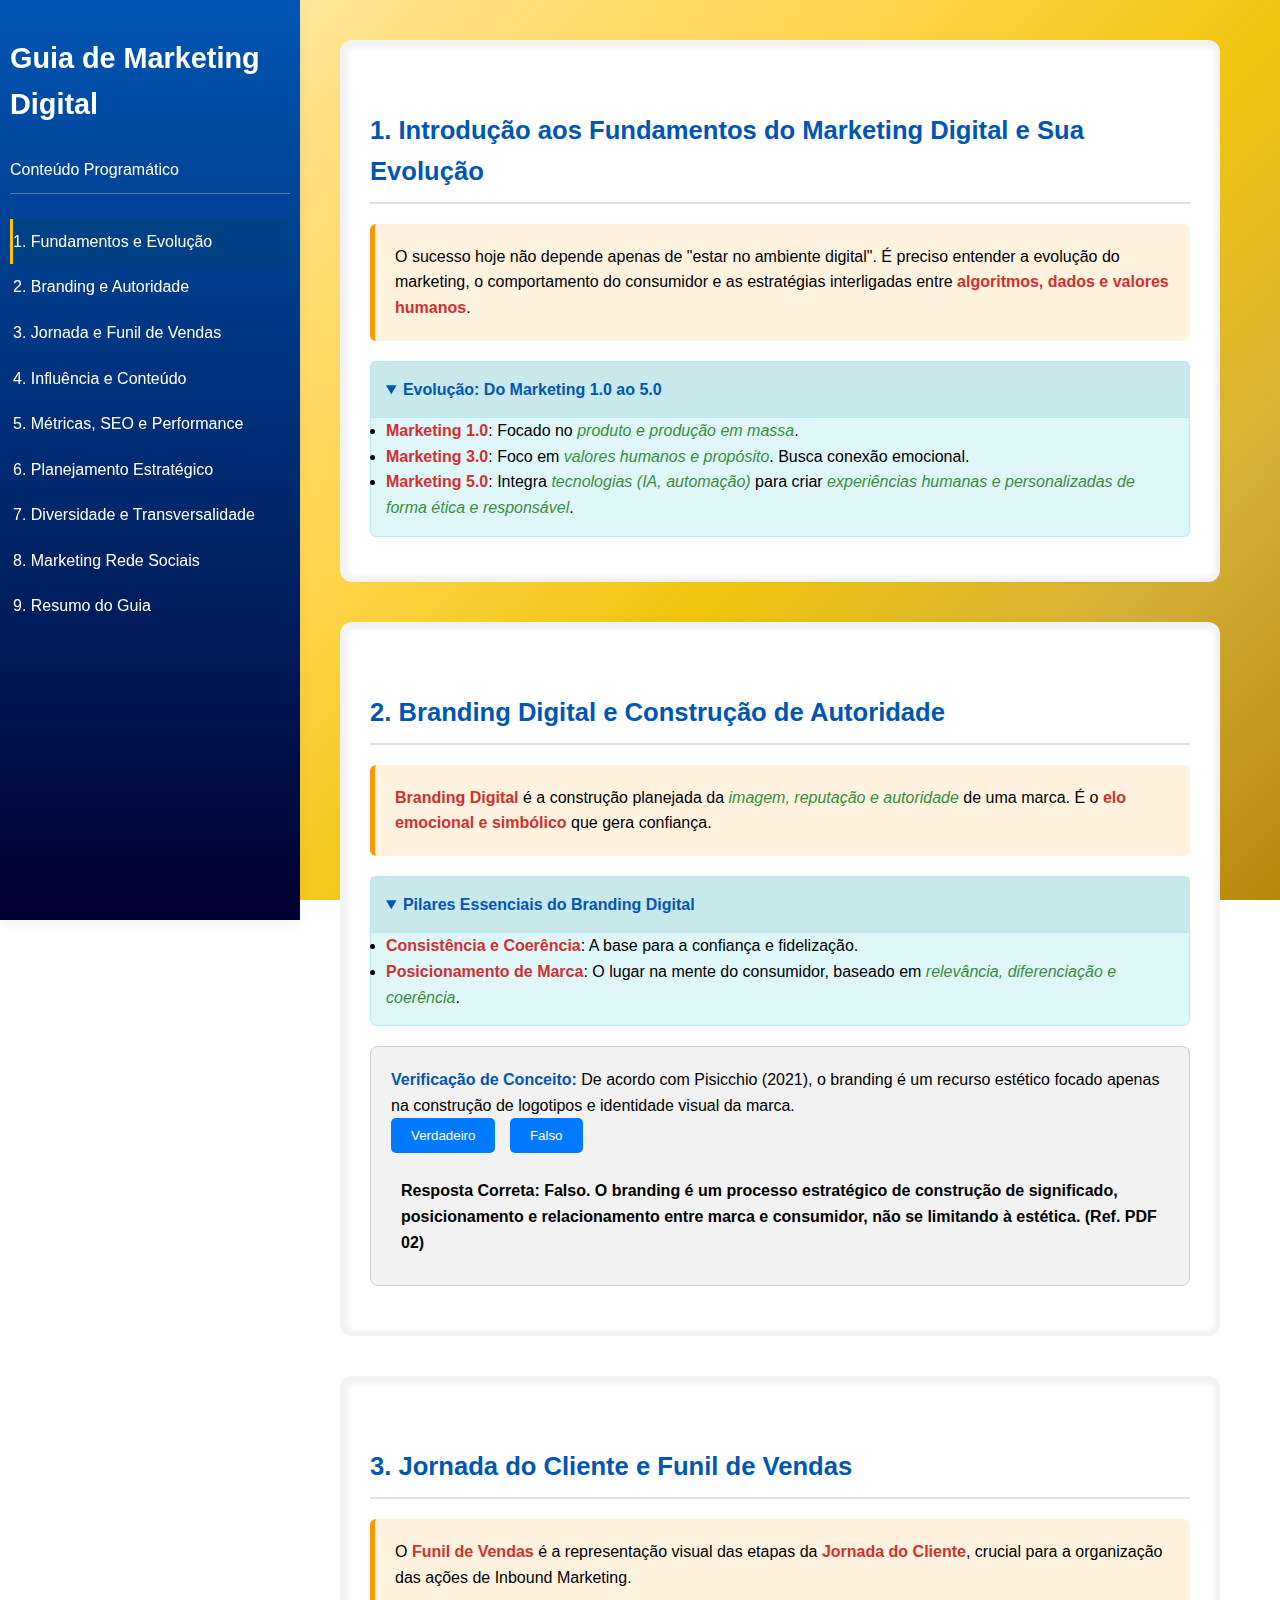
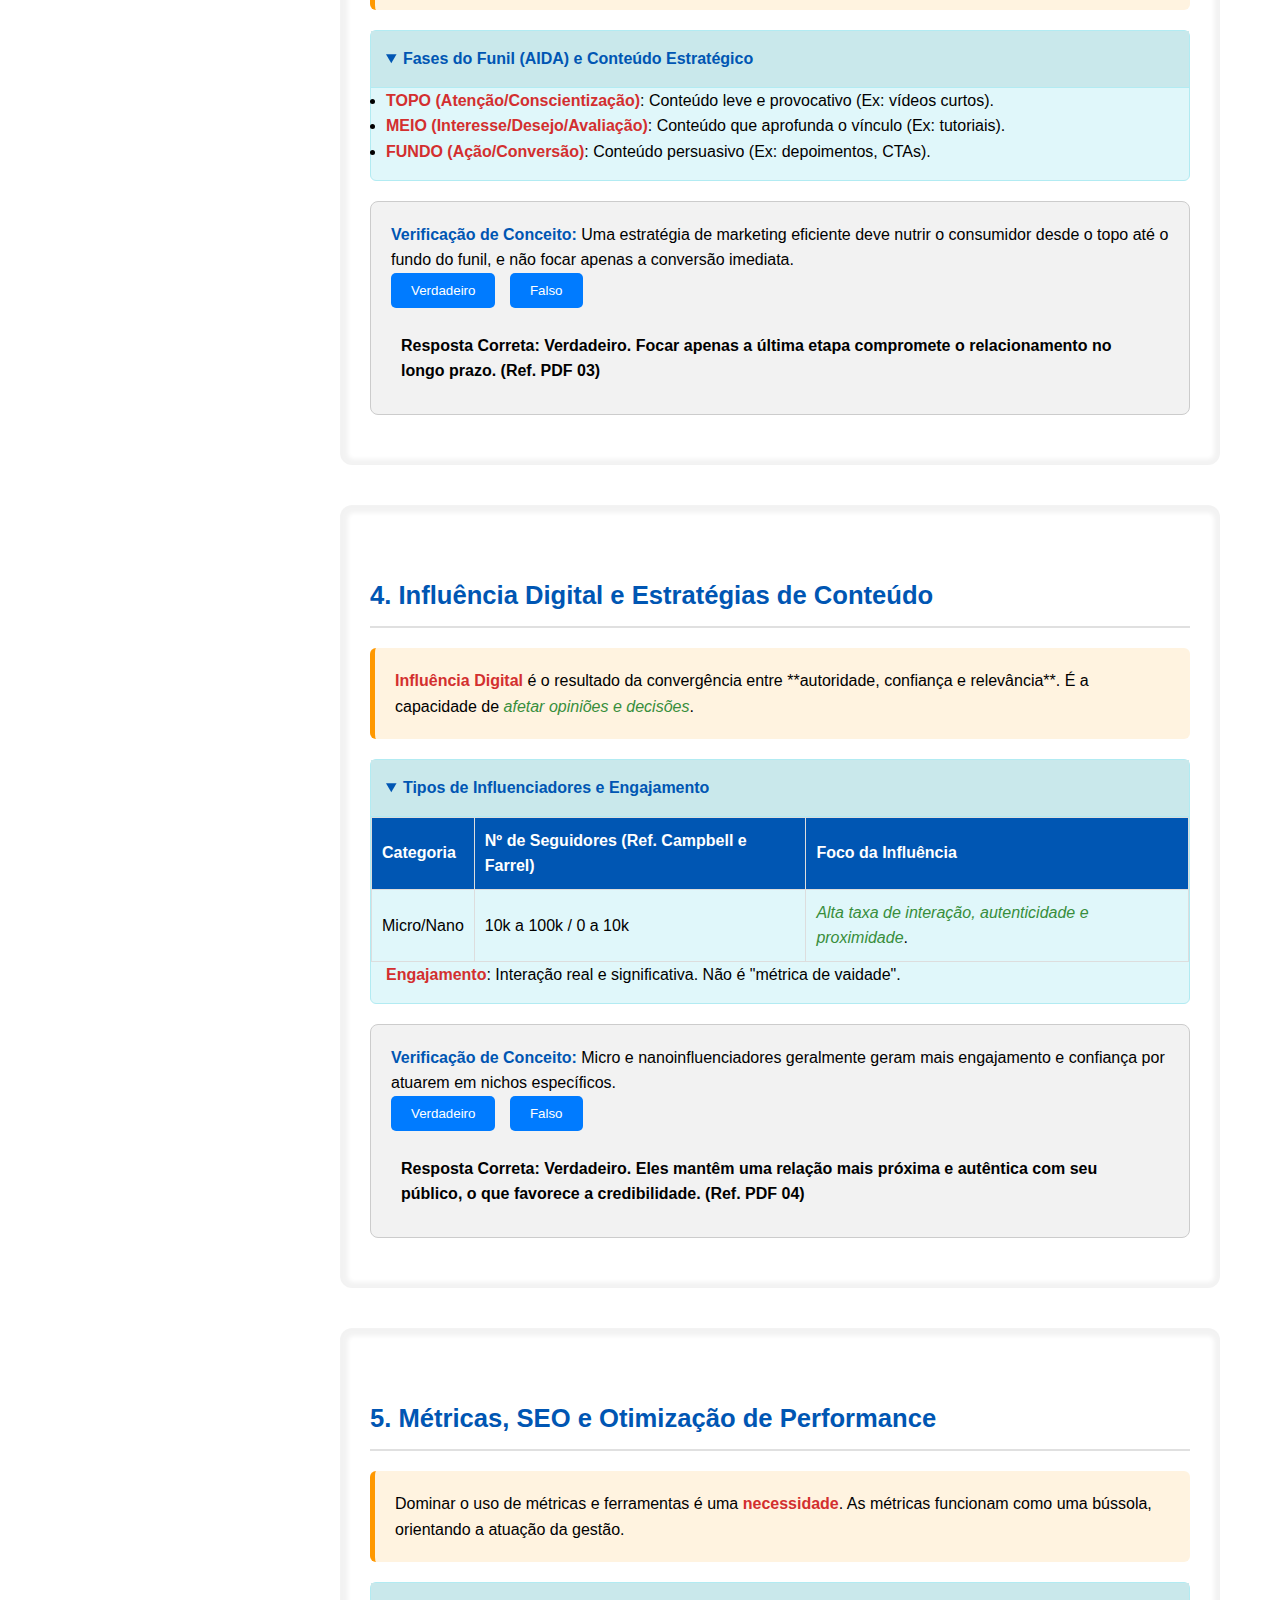
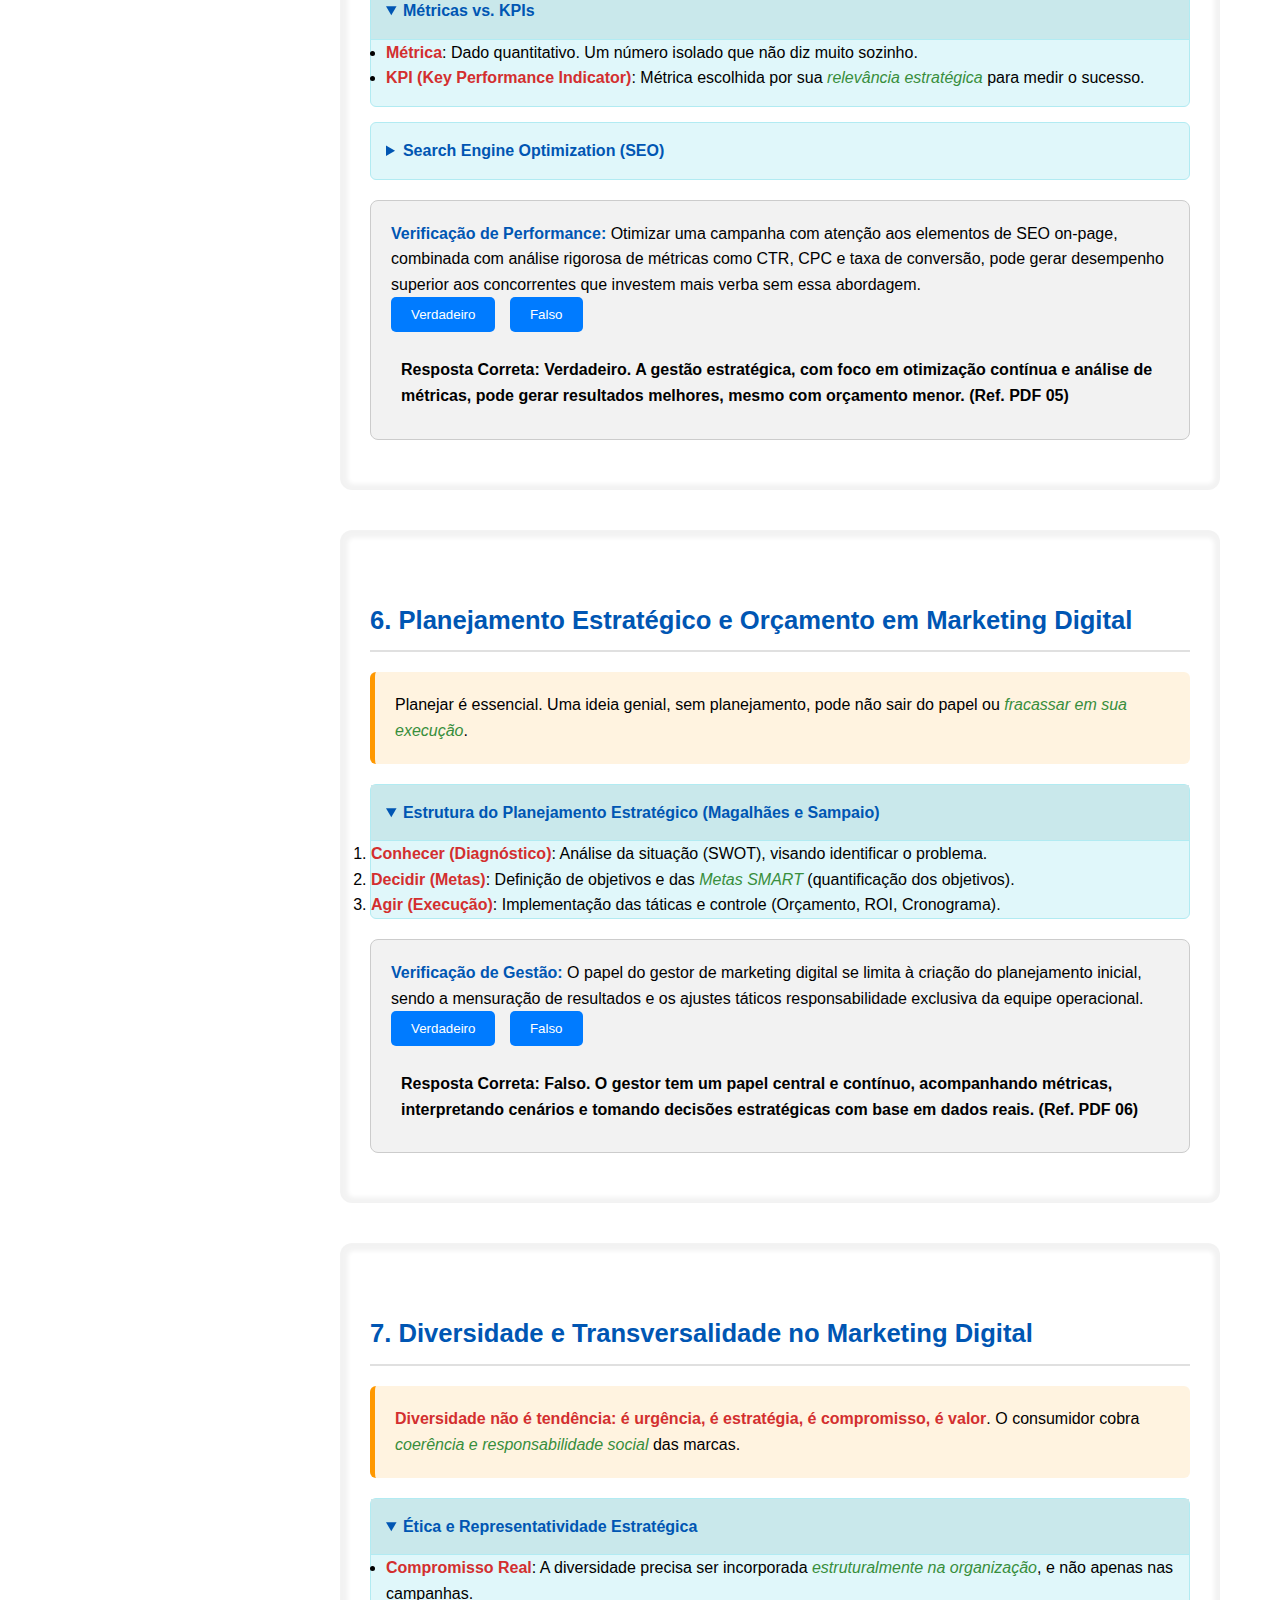
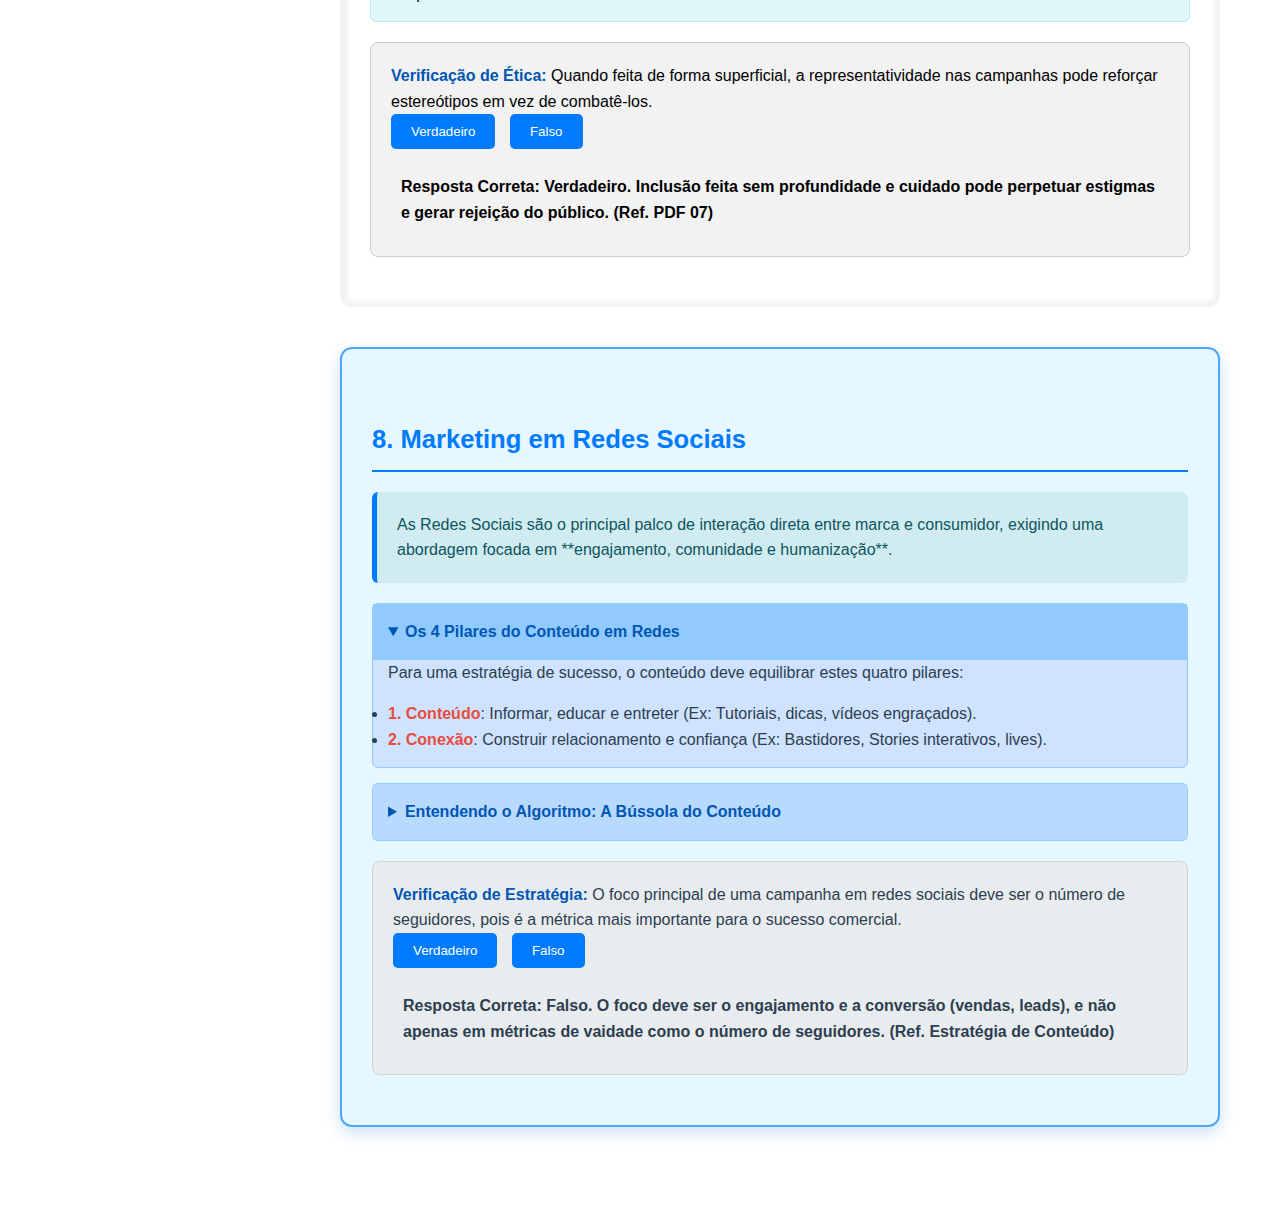
<file: Marketing_digital/index.html>
<!DOCTYPE html>
<html lang="pt-BR">
<head>
    <meta charset="UTF-8">
    <meta name="viewport" content="width=device-width, initial-scale=1.0">
    <title>Guia Completo de Marketing Digital: Estratégia, Influência e Performance</title>
    
    <style>
        @charset "UTF-8";

* {
    padding: 0px;
    margin: 0px;
}

    body { 
        font-family: 'Poppins', sans-serif; 
        line-height: 1.6; 
        margin: 0; 
        padding: 0; 
        /* Fundo degradê ouro */
        background: #d4af37; /* fallback */
        background: linear-gradient(135deg,
            #fff8e1 0%,
            #ffe082 20%,
            #ffd54f 40%,
            #f1c40f 60%,
            #d4af37 80%,
            #b8860b 100%);
        background-repeat: no-repeat;
        background-attachment: fixed;
        background-size: cover;
        display: flex; 
    }

    h1, h2, h3 { 
        color: #0056b3; 
        margin-top: 25px; 
    }
    h1 { 
        font-size: 1.8em; 
        border-bottom: none; 
        padding-bottom: 0; 
        color: #fff; 
    }

    h2 { 
        font-size: 1.6em; 
        border-bottom: 2px solid #e0e0e0; 
        padding-bottom: 10px; 
        margin-top: 40px; 
    }

    h3 { 
        font-size: 1.2em; 
        color: #007bff; 
        margin-top: 20px; 
    }

    /* Sidebar Navigation */
    #sidebar {
        width: 280px; 
        background: linear-gradient(to bottom, #0056b3, #010031); 
        box-shadow: #2c3e50;
        color: white; 
        padding: 10px; 
        box-shadow: 0 4px 12px rgba(0, 0, 0, 0.05); 
        height: 100vh;         
        position: fixed; 
        overflow-y: auto; 
    }

    #sidebar a { 
        color: white; 
        text-decoration: none; 
        padding: 10px 0; 
        display: block; 
        border-left: 3px solid transparent; 
        transition: all 0.3s ease; 
    }

    #sidebar a:hover, #sidebar a.active { 
        border-left: 3px solid #ffc107; 
        background-color: #004085; 
    }

    #sidebar h1 { margin-bottom: 30px; }

    /* Main Content Area */
    #main-content { 
        margin-left: 280px; 
        padding: 40px 60px; 
        flex-grow: 1; 
        max-width: calc(100% - 340px);
    }

    .unit-card { 
        background-color: white; 
        padding: 30px; 
        border-radius: 12px; 
        box-shadow: inset 1px 1px 4px 7px rgba(0, 0, 0, 0.05); 
        margin-bottom: 40px; 
    }

    /* Estilo para a Unidade 8 - Marketing em Redes Sociais */
    #unidade8.unit-card {
        background-color: #e6f7ff; /* Um azul mais claro e distinto */
        border: 2px solid #4da6ff; /* Borda para destacar */
        box-shadow: 0 6px 16px rgba(0, 102, 204, 0.2); /* Sombra mais pronunciada */
        color: #2c3e50; /* Cor de texto padrão para esta seção */
    }

    #unidade8 h2 {
        color: #007bff; /* Título principal em azul vibrante */
        border-bottom: 2px solid #007bff; /* Borda inferior correspondente */
    }

    #unidade8 .highlight {
        background-color: #d1ecf1; /* Fundo do destaque em azul/ciano mais claro */
        border-left: 5px solid #007bff; /* Borda esquerda em azul vibrante */
        color: #0c5460; /* Cor do texto no destaque */
    }

    #unidade8 details {
        background-color: #cfe2ff; /* Fundo dos detalhes em azul muito claro */
        border: 1px solid #91caff; /* Borda dos detalhes */
    }

    #unidade8 summary {
        color: #0056b3; /* Título do resumo em azul escuro */
        background-color: #b8daff; /* Fundo do resumo */
    }

    #unidade8 details[open] summary {
        background-color: #91caff; /* Fundo do resumo aberto */
        border-bottom: 1px solid #91caff;
    }

    #unidade8 .key-concept {
        color: #e74c3c; /* Mantém um vermelho forte para "key-concept" */
    }

    #unidade8 .key-phrase {
        color: #28a745; /* Mantém um verde para "key-phrase" */
    }

    #unidade8 .quiz-interaction {
        background-color: #e9ecef; /* Fundo do quiz */
        border: 1px solid #ced4da; /* Borda do quiz */
    }

    #unidade8 .quiz-interaction strong {
        color: #0056b3; /* Cor do texto forte no quiz */
    }

    #unidade8 .quiz-interaction .options button {
        background-color: #007bff; /* Botões do quiz em azul */
    }
    #unidade8 .quiz-interaction .options button:hover {
        background-color: #0056b3;
    }

/* Interactive Elements - Collapsible Sections (Default) */
details { 
    background-color: #e0f7fa; 
    border: 1px solid #b2ebf2; 
    border-radius: 6px; 
    margin: 15px 0; 
}

summary { 
    font-weight: bold; 
    padding: 15px; 
    cursor: pointer; 
    color: #0056b3; 
    outline: none; 
    transition: background-color 0.3s; 
}

details[open] summary { 
    background-color: #c9e8eb; border-bottom: 1px solid #b2ebf2; }
details p, details ul, details table { padding: 0 15px 15px 15px; margin: 0; 
}

/* Highlighting and Key Concepts (Default) */
.key-concept { 
    font-weight: 700; 
    color: #d32f2f; 
}

.key-phrase { 
    font-style: italic; 
    color: #388e3c; 
}

.highlight { 
    background-color: #fff3e0; 
    border-left: 5px solid #ff9800; 
    padding: 20px; 
    margin: 20px 0; 
    border-radius: 6px; 
}

/* Interactive Quiz/Verification (Default) */
.quiz-interaction { 
    background-color: #f2f2f2; 
    padding: 20px; 
    border-radius: 8px; 
    margin: 20px 0; 
    border: 1px solid #ccc; 
}

.quiz-interaction strong { 
    color: #0056b3; 
}

.quiz-interaction .options button { 
    background-color: #007bff; 
    color: white; 
    border: none; 
    padding: 10px 20px; 
    margin-right: 10px; 
    cursor: pointer; 
    border-radius: 5px; 
    transition: background-color 0.3s; 
}

.quiz-interaction .options button:hover {           
    background-color: #0056b3; 
}

.quiz-interaction .feedback { 
    margin-top: 15px; 
    padding: 10px; 
    border-radius: 5px; 
    font-weight: bold; 
}

.feedback.hidden {
     display: none; 
}

.feedback.correct { 
    color: #1e8449; 
}

.feedback.incorrect { 
    color: #cb4335; 
}

/* Table Style (Default) */
table { width: 100%; 
    border-collapse: collapse; 
    margin: 20px 0; 
}

th, td { 
    border: 1px solid #ddd; 
    padding: 10px; 
    text-align: left; 
}

th { 
    background-color: #0056b3; 
    color: white; 
}
    </style>
    
    <script>
        // Correção de Lógica 1: Mecanismo de Quiz (checkAnswer)
        function checkAnswer(button) {
            const quizContainer = button.closest('.quiz-interaction');
            const feedbackElement = quizContainer.querySelector('.feedback');
            const buttons = quizContainer.querySelectorAll('.options button');
            const isCorrect = button.dataset.correct === 'true';

            // 1. Desabilita todos os botões e os estiliza
            buttons.forEach(btn => {
                btn.disabled = true;
                btn.style.backgroundColor = '#ccc';
                btn.style.color = '#333';
            });
            
            // 2. Estiliza o botão clicado e define a classe de feedback
            if (isCorrect) {
                button.style.backgroundColor = '#1e8449'; // Verde para correto
                feedbackElement.className = 'feedback correct';
            } else {
                button.style.backgroundColor = '#cb4335'; // Vermelho para incorreto
                // Opcional: Destacar o botão correto
                buttons.forEach(btn => {
                    if (btn.dataset.correct === 'true') {
                        btn.style.border = '2px solid #1e8449';
                        btn.style.backgroundColor = '#e0ffe0';
                        btn.style.color = '#1e8449';
                    }
                });
                feedbackElement.className = 'feedback incorrect';
            }

            // 3. Exibe o feedback
            feedbackElement.style.display = 'block';
        }

        // Correção de Lógica 2: Navegação da Sidebar (IntersectionObserver)
        document.addEventListener('DOMContentLoaded', () => {
            const sections = document.querySelectorAll('.unit-card');
            const navLinks = document.querySelectorAll('#sidebar a');

            const options = {
                root: null,
                rootMargin: '0px',
                // Threshold: 0.5 significa que o observador ativa quando 50% da seção está visível
                threshold: 0.5 
            };

            const observer = new IntersectionObserver((entries) => {
                entries.forEach(entry => {
                    if (entry.isIntersecting) {
                        // Limpa a classe 'active' de todos os links
                        navLinks.forEach(link => {
                            link.classList.remove('active');
                        });

                        // Aplica 'active' ao link correspondente à seção visível
                        const targetId = entry.target.id;
                        const activeLink = document.querySelector(`#sidebar a[href="#${targetId}"]`);
                        
                        if (activeLink) {
                            activeLink.classList.add('active');
                        }
                    }
                });
            }, options);

            sections.forEach(section => {
                observer.observe(section);
            });
            
            // Lógica para rolagem suave ao clicar nos links (opcional, mas melhora a UX)
            navLinks.forEach(link => {
                link.addEventListener('click', function(e) {
                    // Previne o comportamento padrão (salto instantâneo)
                    e.preventDefault(); 
                    
                    // Obtém o alvo do href (ex: #unidade8)
                    const targetId = this.getAttribute('href').substring(1);
                    const targetElement = document.getElementById(targetId);

                    if (targetElement) {
                        // Rola para o elemento com um comportamento suave
                        targetElement.scrollIntoView({ behavior: 'smooth' });
                    }
                });
            });
        });
    </script>
</head>
<body>

    <nav id="sidebar">
        <h1>Guia de Marketing Digital</h1>
        <p style="margin-bottom: 25px; border-bottom: 1px solid rgba(255,255,255,0.3); padding-bottom: 10px;">Conteúdo Programático</p>
        <a href="#unidade1">1. Fundamentos e Evolução</a>
        <a href="#unidade2">2. Branding e Autoridade</a>
        <a href="#unidade3">3. Jornada e Funil de Vendas</a>
        <a href="#unidade4">4. Influência e Conteúdo</a>
        <a href="#unidade5">5. Métricas, SEO e Performance</a>
        <a href="#unidade6">6. Planejamento Estratégico</a>
        <a href="#unidade7">7. Diversidade e Transversalidade</a>
        <a href="#unidade8">8. Marketing Rede Sociais</a>
        <a href="resumo-do-guia.html">9. Resumo do Guia</a>
    </nav>

    <main id="main-content">
        
        <section id="unidade1" class="unit-card">
            <h2>1. Introdução aos Fundamentos do Marketing Digital e Sua Evolução</h2>
            <div class="highlight">
                <p>O sucesso hoje não depende apenas de "estar no ambiente digital". É preciso entender a evolução do marketing, o comportamento do consumidor e as estratégias interligadas entre <span class="key-concept">algoritmos, dados e valores humanos</span>.</p>
            </div>
            
            <details open>
                <summary>Evolução: Do Marketing 1.0 ao 5.0</summary>
                <ul>
                    <li><span class="key-concept">Marketing 1.0</span>: Focado no <span class="key-phrase">produto e produção em massa</span>.</li>
                    <li><span class="key-concept">Marketing 3.0</span>: Foco em <span class="key-phrase">valores humanos e propósito</span>. Busca conexão emocional.</li>
                    <li><span class="key-concept">Marketing 5.0</span>: Integra <span class="key-phrase">tecnologias (IA, automação)</span> para criar <span class="key-phrase">experiências humanas e personalizadas de forma ética e responsável</span>.</li>
                </ul>
            </details>
        </section>

        <section id="unidade2" class="unit-card">
            <h2>2. Branding Digital e Construção de Autoridade</h2>
            <div class="highlight">
                <p><span class="key-concept">Branding Digital</span> é a construção planejada da <span class="key-phrase">imagem, reputação e autoridade</span> de uma marca. É o <span class="key-concept">elo emocional e simbólico</span> que gera confiança.</p>
            </div>

            <details open>
                <summary>Pilares Essenciais do Branding Digital</summary>
                <ul>
                    <li><span class="key-concept">Consistência e Coerência</span>: A base para a confiança e fidelização.</li>
                    <li><span class="key-concept">Posicionamento de Marca</span>: O lugar na mente do consumidor, baseado em <span class="key-phrase">relevância, diferenciação e coerência</span>.</li>
                </ul>
            </details>
            
            <div class="quiz-interaction">
                <p><strong>Verificação de Conceito:</strong> De acordo com Pisicchio (2021), o branding é um recurso estético focado apenas na construção de logotipos e identidade visual da marca.</p>
                <div class="options">
                    <button onclick="checkAnswer(this)" data-correct="false">Verdadeiro</button>
                    <button onclick="checkAnswer(this)" data-correct="true">Falso</button>
                </div>
                <p class="feedback">Resposta Correta: Falso. O branding é um processo estratégico de construção de significado, posicionamento e relacionamento entre marca e consumidor, não se limitando à estética. (Ref. PDF 02)</p>
            </div>
        </section>

        <section id="unidade3" class="unit-card">
            <h2>3. Jornada do Cliente e Funil de Vendas</h2>

            <div class="highlight">
                <p>O <span class="key-concept">Funil de Vendas</span> é a representação visual das etapas da <span class="key-concept">Jornada do Cliente</span>, crucial para a organização das ações de Inbound Marketing.</p>
            </div>

            <details open>
                <summary>Fases do Funil (AIDA) e Conteúdo Estratégico</summary>
                <ul>
                    <li><span class="key-concept">TOPO (Atenção/Conscientização)</span>: Conteúdo leve e provocativo (Ex: vídeos curtos).</li>
                    <li><span class="key-concept">MEIO (Interesse/Desejo/Avaliação)</span>: Conteúdo que aprofunda o vínculo (Ex: tutoriais).</li>
                    <li><span class="key-concept">FUNDO (Ação/Conversão)</span>: Conteúdo persuasivo (Ex: depoimentos, CTAs).</li>
                </ul>
            </details>

            <div class="quiz-interaction">
                <p><strong>Verificação de Conceito:</strong> Uma estratégia de marketing eficiente deve nutrir o consumidor desde o topo até o fundo do funil, e não focar apenas a conversão imediata.</p>
                <div class="options">
                    <button onclick="checkAnswer(this)" data-correct="true">Verdadeiro</button>
                    <button onclick="checkAnswer(this)" data-correct="false">Falso</button>
                </div>
                <p class="feedback">Resposta Correta: Verdadeiro. Focar apenas a última etapa compromete o relacionamento no longo prazo. (Ref. PDF 03)</p>
            </div>
        </section>

        <section id="unidade4" class="unit-card">
            <h2>4. Influência Digital e Estratégias de Conteúdo</h2>

            <div class="highlight">
                <p><span class="key-concept">Influência Digital</span> é o resultado da convergência entre **autoridade, confiança e relevância**. É a capacidade de <span class="key-phrase">afetar opiniões e decisões</span>.</p>
            </div>
            
            <details open>
                <summary>Tipos de Influenciadores e Engajamento</summary>
                <table border="1">
                    <thead>
                        <tr>
                            <th>Categoria</th>
                            <th>Nº de Seguidores (Ref. Campbell e Farrel)</th>
                            <th>Foco da Influência</th>
                        </tr>
                    </thead>
                    <tbody>
                        <tr>
                            <td>Micro/Nano</td>
                            <td>10k a 100k / 0 a 10k</td>
                            <td><span class="key-phrase">Alta taxa de interação, autenticidade e proximidade</span>.</td>
                        </tr>
                    </tbody>
                </table>
                <p><span class="key-concept">Engajamento</span>: Interação real e significativa. Não é "métrica de vaidade".</p>
            </details>

            <div class="quiz-interaction">
                <p><strong>Verificação de Conceito:</strong> Micro e nanoinfluenciadores geralmente geram mais engajamento e confiança por atuarem em nichos específicos.</p>
                <div class="options">
                    <button onclick="checkAnswer(this)" data-correct="true">Verdadeiro</button>
                    <button onclick="checkAnswer(this)" data-correct="false">Falso</button>
                </div>
                <p class="feedback">Resposta Correta: Verdadeiro. Eles mantêm uma relação mais próxima e autêntica com seu público, o que favorece a credibilidade. (Ref. PDF 04)</p>
            </div>
        </section>

        <section id="unidade5" class="unit-card">
            <h2>5. Métricas, SEO e Otimização de Performance</h2>

            <div class="highlight">
                <p>Dominar o uso de métricas e ferramentas é uma <span class="key-concept">necessidade</span>. As métricas funcionam como uma bússola, orientando a atuação da gestão.</p>
            </div>

            <details open>
                <summary>Métricas vs. KPIs</summary>
                <ul>
                    <li><span class="key-concept">Métrica</span>: Dado quantitativo. Um número isolado que não diz muito sozinho.</li>
                    <li><span class="key-concept">KPI (Key Performance Indicator)</span>: Métrica escolhida por sua <span class="key-phrase">relevância estratégica</span> para medir o sucesso.</li>
                </ul>
            </details>
            
            <details>
                <summary>Search Engine Optimization (SEO)</summary>
                <p>Otimização de sites e conteúdo para motores de busca para aumentar o **tráfego orgânico**.</p>
                <ul>
                    <li><span class="key-phrase">SEO On Page</span>: Fatores internos controláveis (Títulos, links internos, velocidade de carregamento).</li>
                </ul>
            </details>

            <div class="quiz-interaction">
                <p><strong>Verificação de Performance:</strong> Otimizar uma campanha com atenção aos elementos de SEO on-page, combinada com análise rigorosa de métricas como CTR, CPC e taxa de conversão, pode gerar desempenho superior aos concorrentes que investem mais verba sem essa abordagem.</p>
                <div class="options">
                    <button onclick="checkAnswer(this)" data-correct="true">Verdadeiro</button>
                    <button onclick="checkAnswer(this)" data-correct="false">Falso</button>
                </div>
                <p class="feedback">Resposta Correta: Verdadeiro. A gestão estratégica, com foco em otimização contínua e análise de métricas, pode gerar resultados melhores, mesmo com orçamento menor. (Ref. PDF 05)</p>
            </div>
        </section>
        
        <section id="unidade6" class="unit-card">
            <h2>6. Planejamento Estratégico e Orçamento em Marketing Digital</h2>
            
            <div class="highlight">
                <p>Planejar é essencial. Uma ideia genial, sem planejamento, pode não sair do papel ou <span class="key-phrase">fracassar em sua execução</span>.</p>
            </div>

            <details open>
                <summary>Estrutura do Planejamento Estratégico (Magalhães e Sampaio)</summary>
                <ol>
                    <li><span class="key-concept">Conhecer (Diagnóstico)</span>: Análise da situação (SWOT), visando identificar o problema.</li>
                    <li><span class="key-concept">Decidir (Metas)</span>: Definição de objetivos e das <span class="key-phrase">Metas SMART</span> (quantificação dos objetivos).</li>
                    <li><span class="key-concept">Agir (Execução)</span>: Implementação das táticas e controle (Orçamento, ROI, Cronograma).</li>
                </ol>
            </details>
            
            <div class="quiz-interaction">
                <p><strong>Verificação de Gestão:</strong> O papel do gestor de marketing digital se limita à criação do planejamento inicial, sendo a mensuração de resultados e os ajustes táticos responsabilidade exclusiva da equipe operacional.</p>
                <div class="options">
                    <button onclick="checkAnswer(this)" data-correct="false">Verdadeiro</button>
                    <button onclick="checkAnswer(this)" data-correct="true">Falso</button>
                </div>
                <p class="feedback">Resposta Correta: Falso. O gestor tem um papel central e contínuo, acompanhando métricas, interpretando cenários e tomando decisões estratégicas com base em dados reais. (Ref. PDF 06)</p>
            </div>
        </section>
        
        <section id="unidade7" class="unit-card">
            <h2>7. Diversidade e Transversalidade no Marketing Digital</h2>
            
            <div class="highlight">
                <p><span class="key-concept">Diversidade não é tendência: é urgência, é estratégia, é compromisso, é valor</span>. O consumidor cobra <span class="key-phrase">coerência e responsabilidade social</span> das marcas.</p>
            </div>

            <details open>
                <summary>Ética e Representatividade Estratégica</summary>
                <ul>
                    <li><span class="key-concept">Compromisso Real</span>: A diversidade precisa ser incorporada <span class="key-phrase">estruturalmente na organização</span>, e não apenas nas campanhas.</li>
                </ul>
            </details>
            
            <div class="quiz-interaction">
                <p><strong>Verificação de Ética:</strong> Quando feita de forma superficial, a representatividade nas campanhas pode reforçar estereótipos em vez de combatê-los.</p>
                <div class="options">
                    <button onclick="checkAnswer(this)" data-correct="true">Verdadeiro</button>
                    <button onclick="checkAnswer(this)" data-correct="false">Falso</button>
                </div>
                <p class="feedback">Resposta Correta: Verdadeiro. Inclusão feita sem profundidade e cuidado pode perpetuar estigmas e gerar rejeição do público. (Ref. PDF 07)</p>
            </div>
        </section>
        
        <section id="unidade8" class="unit-card">
            <h2>8. Marketing em Redes Sociais</h2>
            
            <div class="highlight">
                <p>As Redes Sociais são o principal palco de interação direta entre marca e consumidor, exigindo uma abordagem focada em **engajamento, comunidade e humanização**.</p>
            </div>
            
            <details open>
                <summary>Os 4 Pilares do Conteúdo em Redes</summary>
                <p>Para uma estratégia de sucesso, o conteúdo deve equilibrar estes quatro pilares:</p>
                <ul>
                    <li><span class="key-concept">1. Conteúdo</span>: Informar, educar e entreter (Ex: Tutoriais, dicas, vídeos engraçados).</li>
                    <li><span class="key-concept">2. Conexão</span>: Construir relacionamento e confiança (Ex: Bastidores, Stories interativos, lives).</li>
                </ul>
            </details>

            <details>
                <summary>Entendendo o Algoritmo: A Bússola do Conteúdo</summary>
                <p>Os algoritmos (como o do Instagram, TikTok, etc.) priorizam o que será mais relevante para o usuário individual. Três fatores são cruciais:</p>
                <ul>
                    <li><span class="key-phrase">Relevância</span>: O quanto o conteúdo se alinha aos interesses anteriores do usuário.</li>
                    <li><span class="key-phrase">Interação</span>: O histórico de conversas, comentários e reações entre o usuário e a conta.</li>
                </ul>
            </details>
            
            <div class="quiz-interaction">
                <p><strong>Verificação de Estratégia:</strong> O foco principal de uma campanha em redes sociais deve ser o número de seguidores, pois é a métrica mais importante para o sucesso comercial.</p>
                <div class="options">
                    <button onclick="checkAnswer(this)" data-correct="false">Verdadeiro</button>
                    <button onclick="checkAnswer(this)" data-correct="true">Falso</button>
                </div>
                <p class="feedback">Resposta Correta: Falso. O foco deve ser o engajamento e a conversão (vendas, leads), e não apenas em métricas de vaidade como o número de seguidores. (Ref. Estratégia de Conteúdo)</p>
            </div>
        </section>
        
    </main>
</body>
</html>
</file>
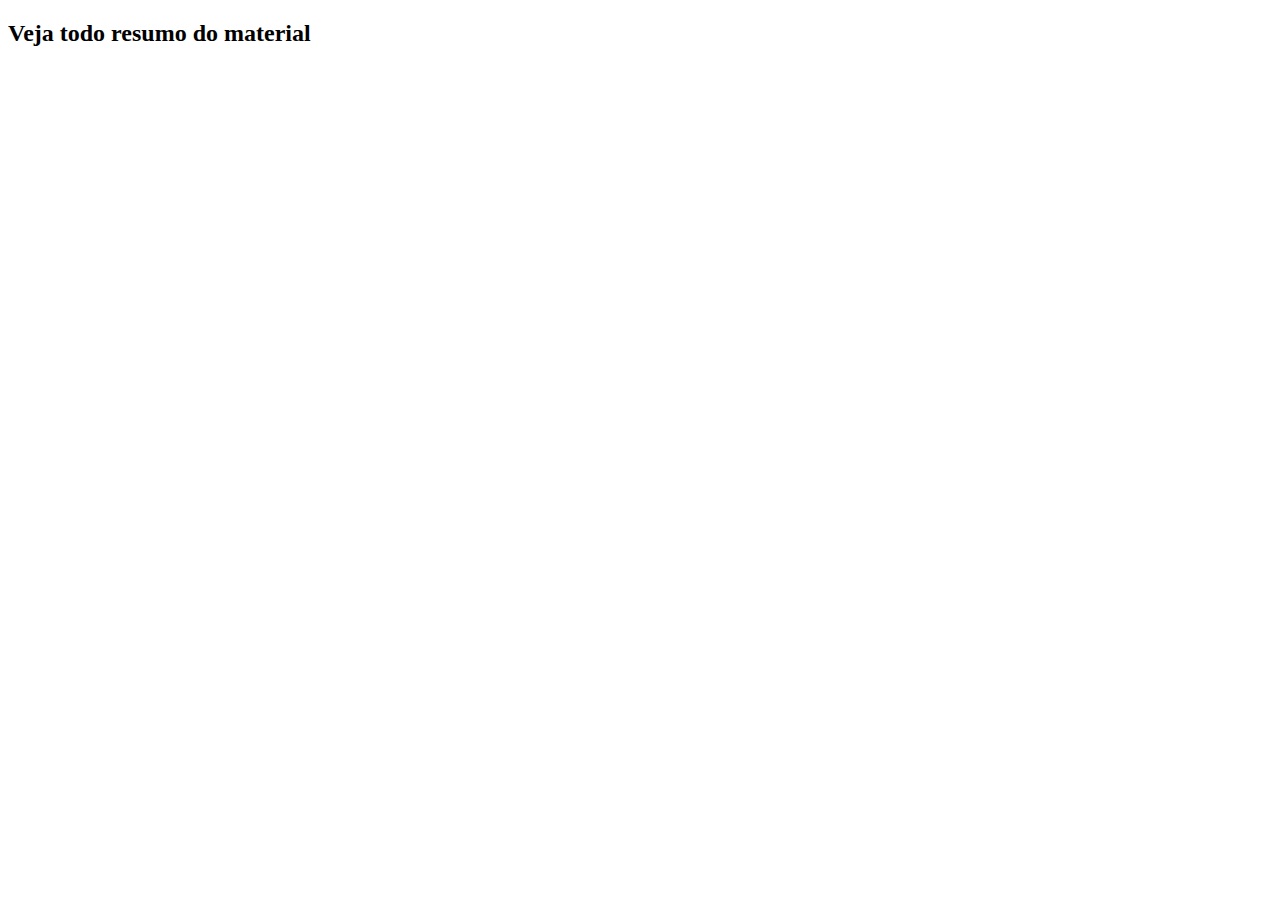
<file: Marketing_digital/resumo-do-guia.html>
<!DOCTYPE html>
<html lang="pt-BR">
<head>
    <meta charset="UTF-8">
    <meta name="viewport" content="width=device-width, initial-scale=1.0">
    <title>Vídeos, áudios e mapamental</title>
</head>
<body>
    <h2>Veja todo resumo do material</h2>
</body>
</html>
</file>
